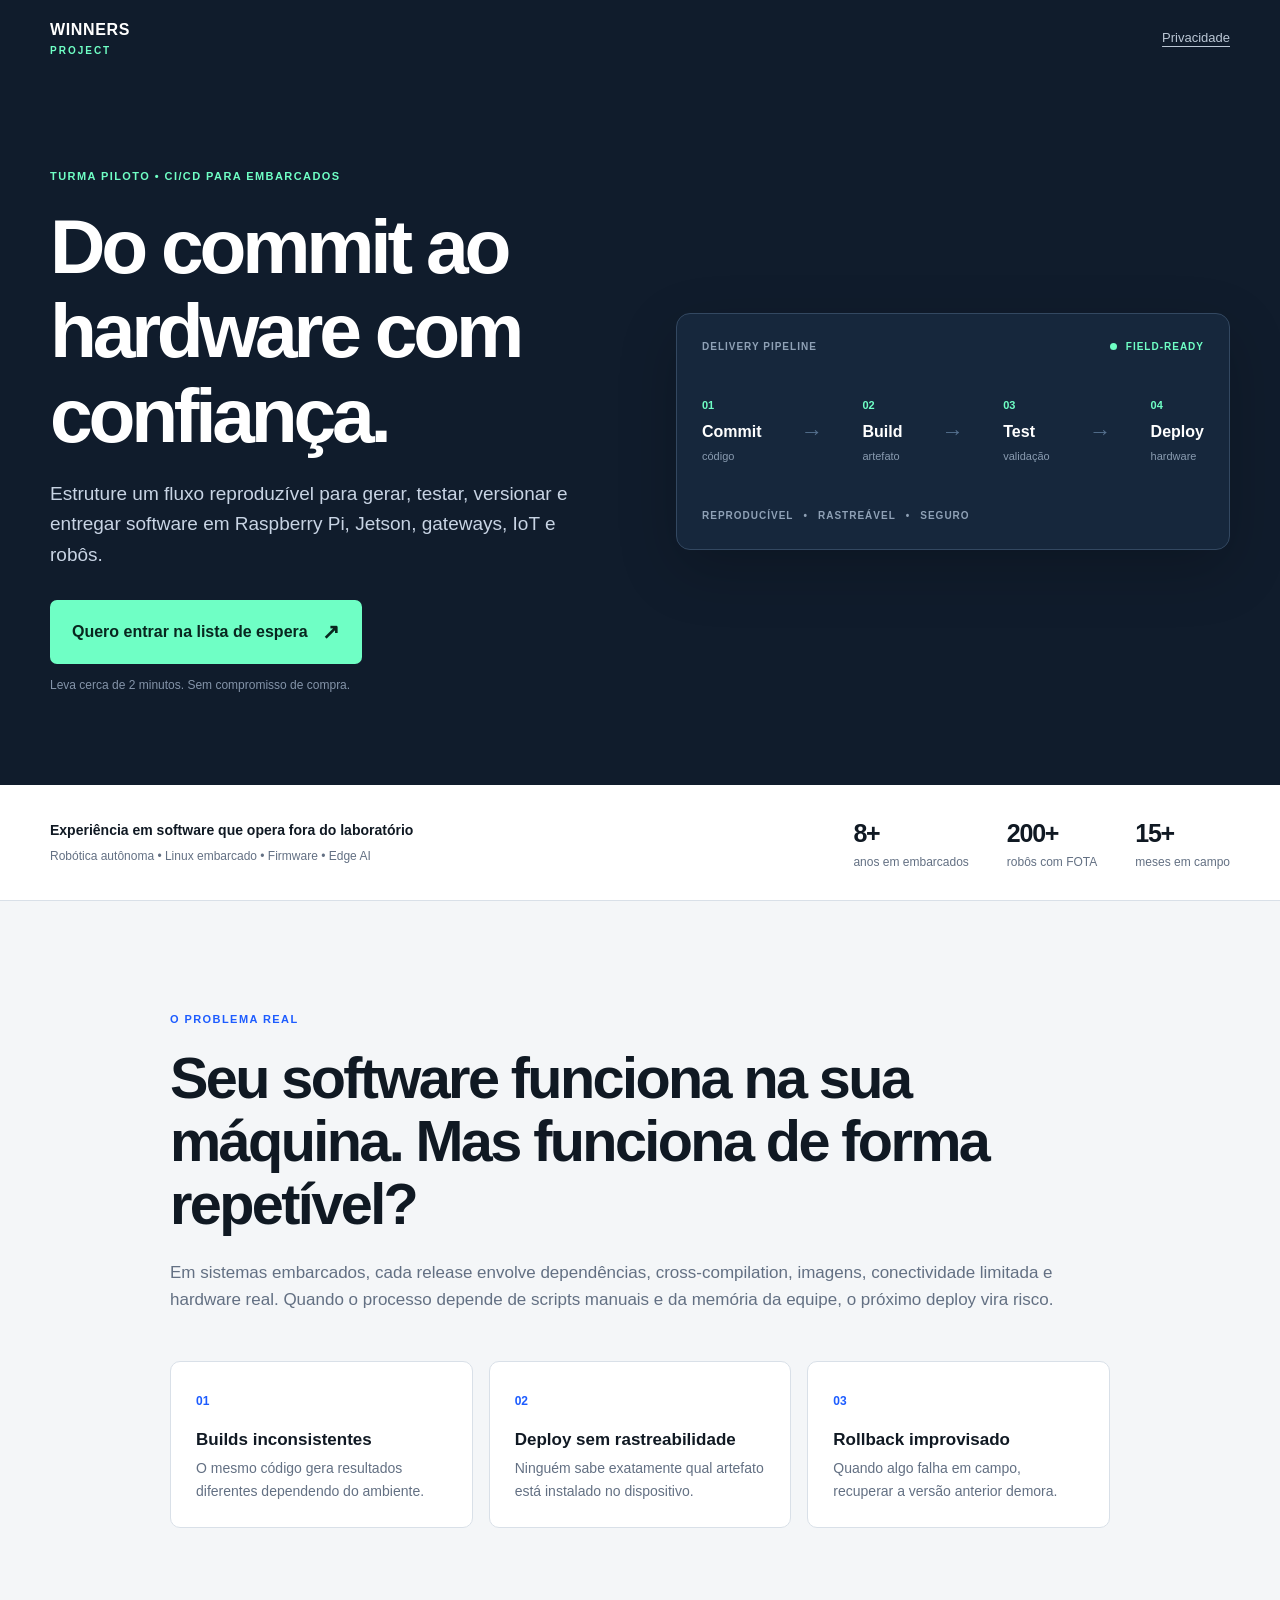
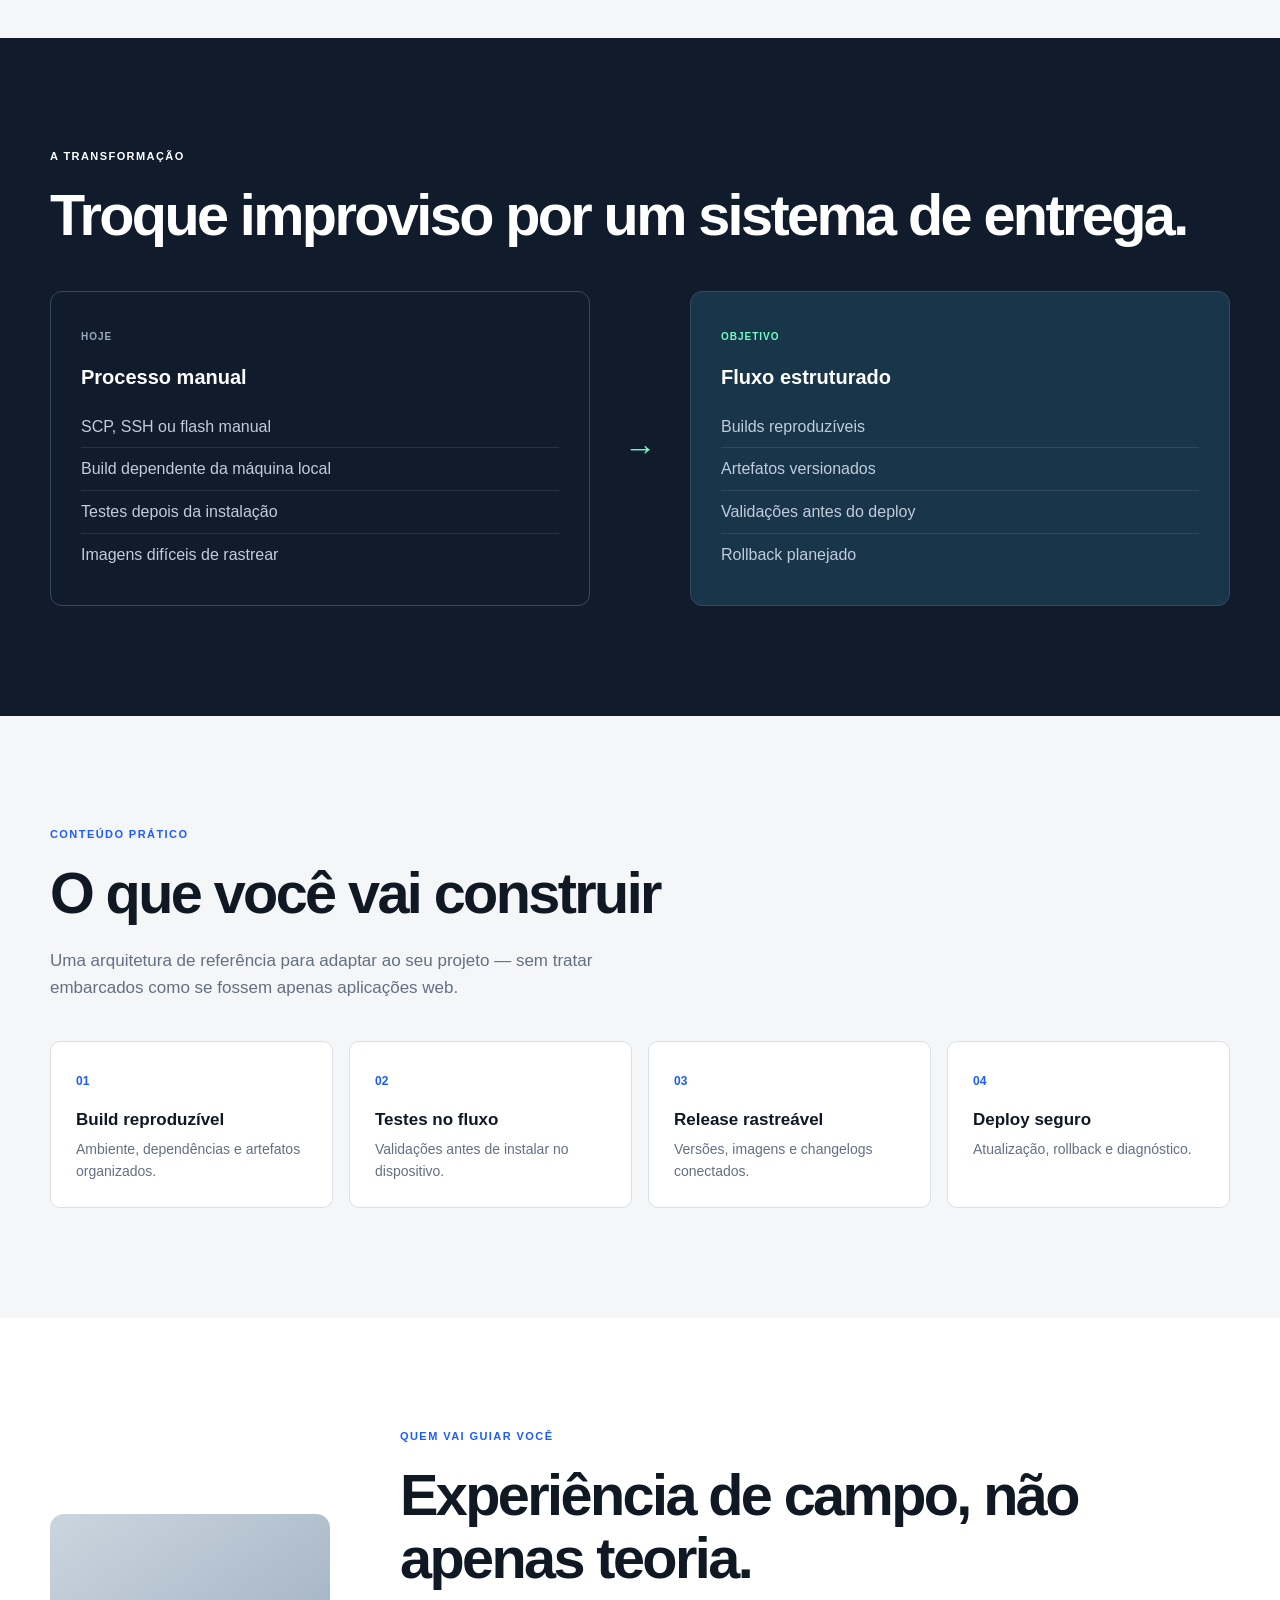
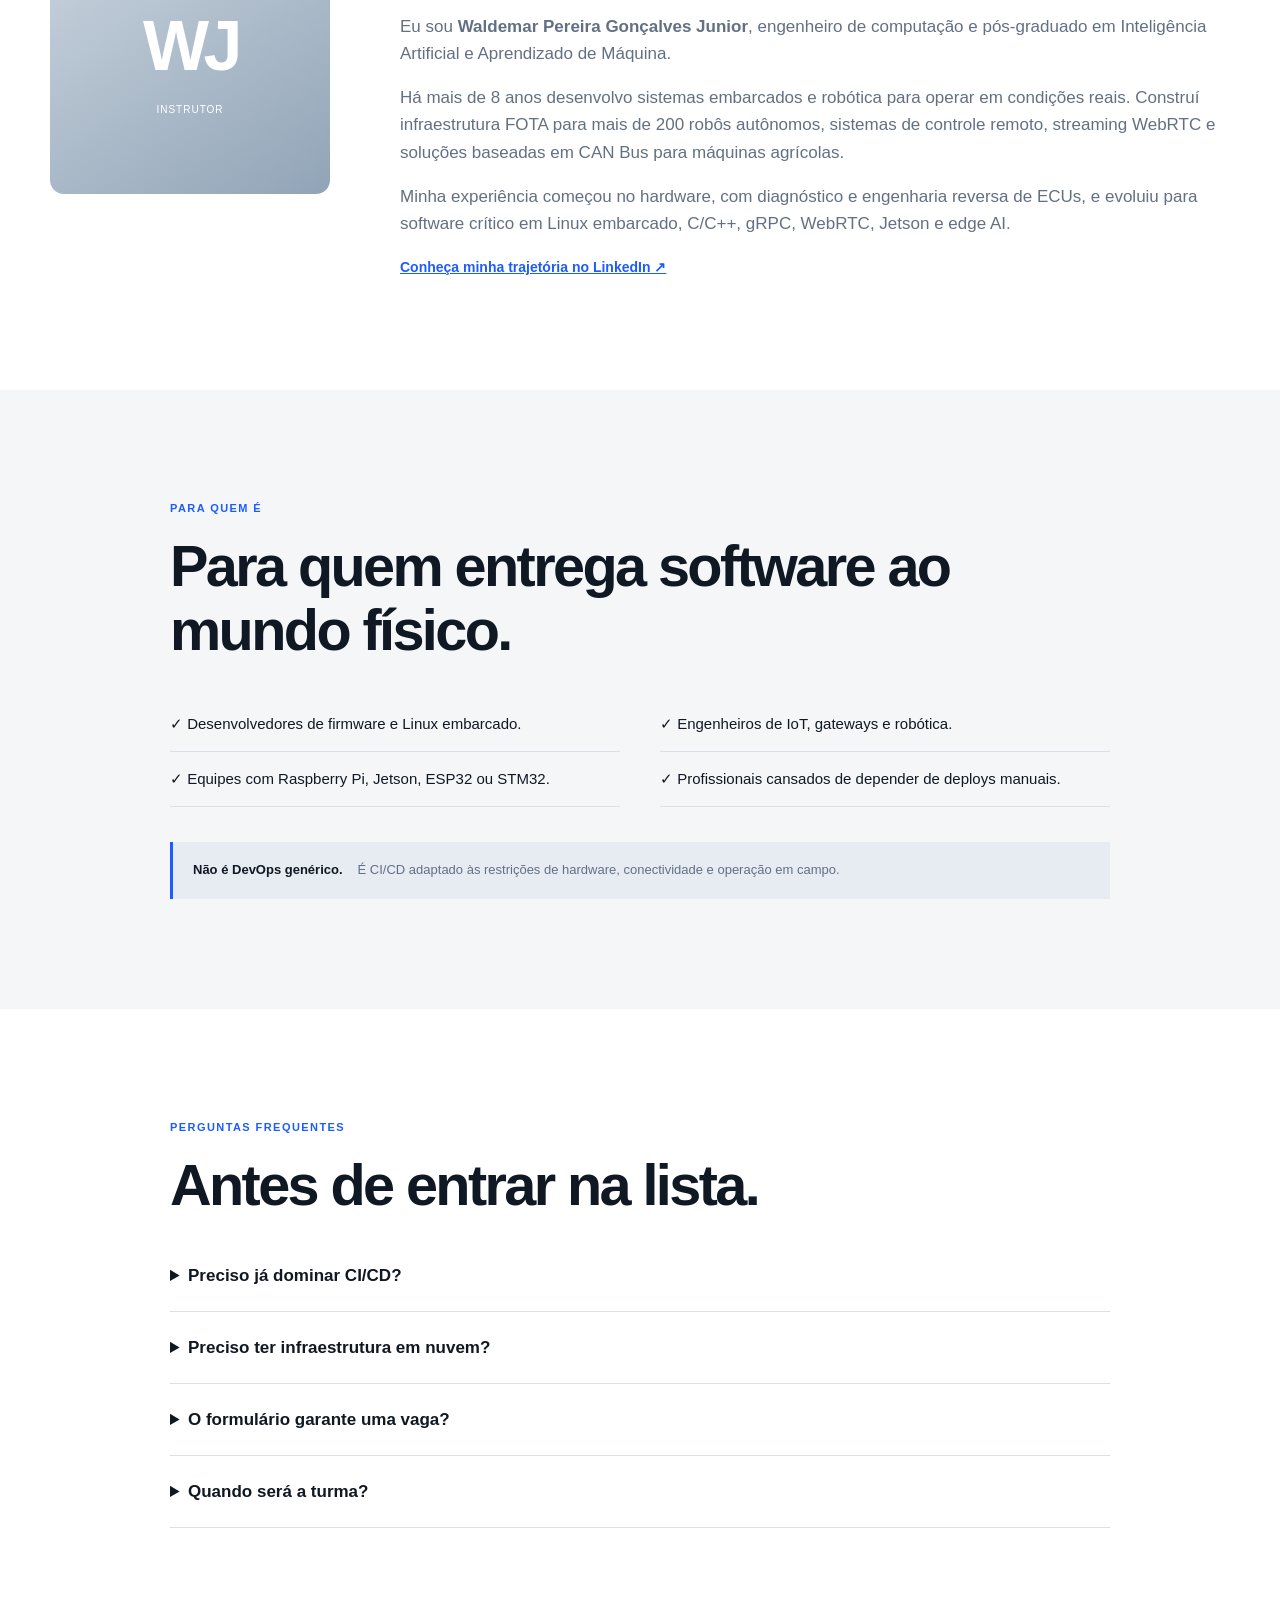
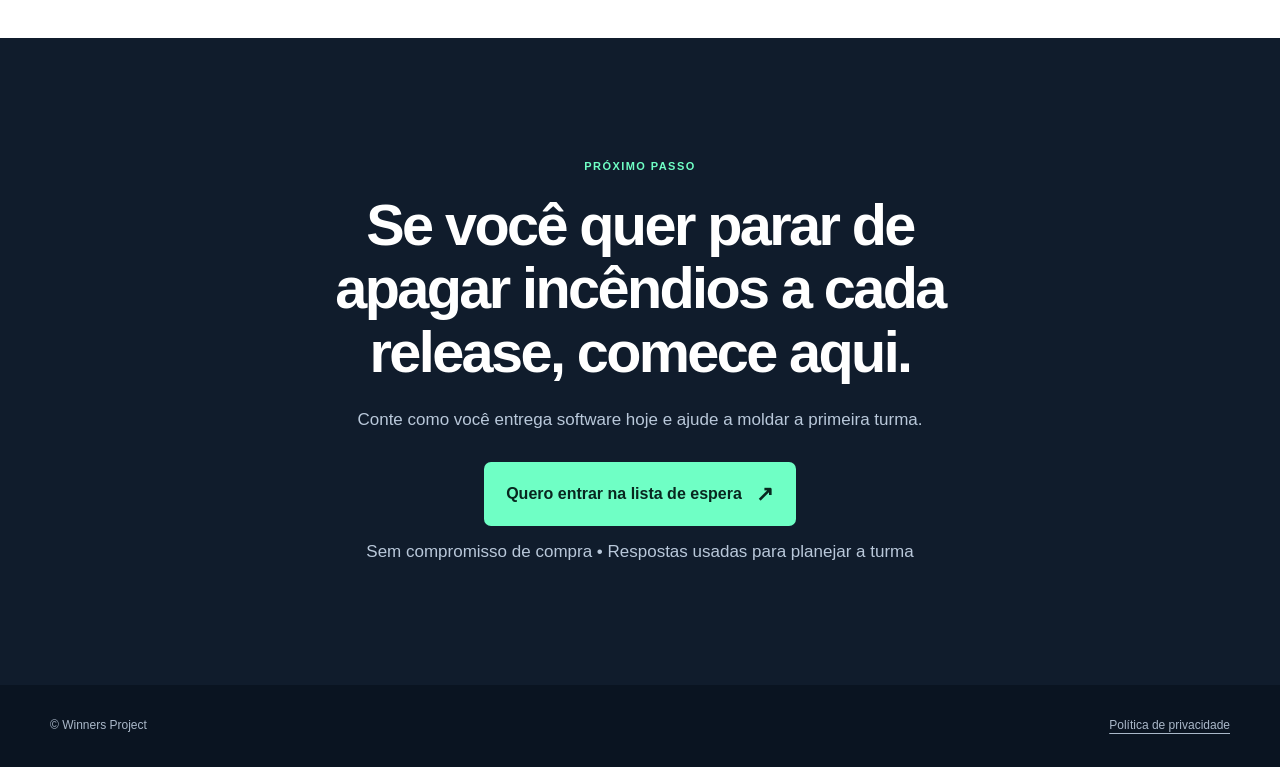
<file: index.html>
<!doctype html>
<html lang="pt-BR">
<head>
  <meta charset="utf-8">
  <meta name="viewport" content="width=device-width, initial-scale=1">

  <title>CI/CD para Sistemas Embarcados | Winners Project</title>

  <meta
    name="description"
    content="Aprenda a estruturar builds, testes, releases e deploys confiáveis para sistemas embarcados com Waldemar Junior."
  >

  <link rel="canonical" href="https://winnersproject.com.br/">

  <meta property="og:type" content="website">
  <meta property="og:title" content="Do commit ao hardware com confiança">
  <meta
    property="og:description"
    content="Imersão prática de CI/CD para firmware, Linux embarcado, IoT e robótica."
  >
  <meta property="og:url" content="https://winnersproject.com.br/">
  <meta property="og:site_name" content="Winners Project">

  <link rel="stylesheet" href="redesign.css">
  <script defer src="script.js"></script>
</head>

<body>
  <header class="topbar">
    <div class="wrap nav">
      <a class="logo" href="#top" aria-label="Winners Project - início">
        WINNERS
        <span>PROJECT</span>
      </a>

      <a href="privacidade.html">Privacidade</a>
    </div>
  </header>

  <main id="top">
    <section class="hero">
      <div class="wrap hero-layout">
        <div class="hero-copy">
          <p class="kicker">TURMA PILOTO • CI/CD PARA EMBARCADOS</p>

          <h1>Do commit ao hardware com confiança.</h1>

          <p class="lead">
            Estruture um fluxo reproduzível para gerar, testar, versionar e
            entregar software em Raspberry Pi, Jetson, gateways, IoT e robôs.
          </p>

          <a
            class="btn btn-main"
            data-track="hero"
            href="https://docs.google.com/forms/d/e/1FAIpQLSclfHLg66dIWeq-mVd-gNxnpv84HXOUw_7OFOs6uFMgn4XzGw/viewform?usp=dialog"
            target="_blank"
            rel="noopener"
          >
            Quero entrar na lista de espera
            <span>↗</span>
          </a>

          <p class="note">
            Leva cerca de 2 minutos. Sem compromisso de compra.
          </p>
        </div>

        <div
          class="pipeline"
          aria-label="Fluxo de entrega: código, build, testes e hardware"
        >
          <div class="pipeline-top">
            <span>DELIVERY PIPELINE</span>
            <span class="live">
              <i></i>
              FIELD-READY
            </span>
          </div>

          <div class="pipeline-flow">
            <div class="node">
              <b>01</b>
              <strong>Commit</strong>
              <small>código</small>
            </div>

            <em aria-hidden="true">→</em>

            <div class="node">
              <b>02</b>
              <strong>Build</strong>
              <small>artefato</small>
            </div>

            <em aria-hidden="true">→</em>

            <div class="node">
              <b>03</b>
              <strong>Test</strong>
              <small>validação</small>
            </div>

            <em aria-hidden="true">→</em>

            <div class="node">
              <b>04</b>
              <strong>Deploy</strong>
              <small>hardware</small>
            </div>
          </div>

          <div class="pipeline-bottom">
            REPRODUCÍVEL
            <span>•</span>
            RASTREÁVEL
            <span>•</span>
            SEGURO
          </div>
        </div>
      </div>
    </section>

    <section class="trust" aria-label="Experiência do instrutor">
      <div class="wrap trust-grid">
        <div>
          <strong>
            Experiência em software que opera fora do laboratório
          </strong>

          <span>
            Robótica autônoma • Linux embarcado • Firmware • Edge AI
          </span>
        </div>

        <div class="trust-stats">
          <div>
            <b>8+</b>
            <span>anos em embarcados</span>
          </div>

          <div>
            <b>200+</b>
            <span>robôs com FOTA</span>
          </div>

          <div>
            <b>15+</b>
            <span>meses em campo</span>
          </div>
        </div>
      </div>
    </section>

    <section class="section problem">
      <div class="wrap narrow">
        <p class="kicker">O PROBLEMA REAL</p>

        <h2>
          Seu software funciona na sua máquina. Mas funciona de forma
          repetível?
        </h2>

        <p>
          Em sistemas embarcados, cada release envolve dependências,
          cross-compilation, imagens, conectividade limitada e hardware real.
          Quando o processo depende de scripts manuais e da memória da equipe,
          o próximo deploy vira risco.
        </p>

        <div class="pain-grid">
          <article>
            <span>01</span>
            <h3>Builds inconsistentes</h3>
            <p>
              O mesmo código gera resultados diferentes dependendo do ambiente.
            </p>
          </article>

          <article>
            <span>02</span>
            <h3>Deploy sem rastreabilidade</h3>
            <p>
              Ninguém sabe exatamente qual artefato está instalado no
              dispositivo.
            </p>
          </article>

          <article>
            <span>03</span>
            <h3>Rollback improvisado</h3>
            <p>
              Quando algo falha em campo, recuperar a versão anterior demora.
            </p>
          </article>
        </div>
      </div>
    </section>

    <section class="section transformation">
      <div class="wrap">
        <p class="kicker">A TRANSFORMAÇÃO</p>

        <h2>Troque improviso por um sistema de entrega.</h2>

        <div class="before-after">
          <div>
            <span class="tag old">HOJE</span>

            <h3>Processo manual</h3>

            <ul>
              <li>SCP, SSH ou flash manual</li>
              <li>Build dependente da máquina local</li>
              <li>Testes depois da instalação</li>
              <li>Imagens difíceis de rastrear</li>
            </ul>
          </div>

          <div class="arrow" aria-hidden="true">→</div>

          <div class="after">
            <span class="tag new">OBJETIVO</span>

            <h3>Fluxo estruturado</h3>

            <ul>
              <li>Builds reproduzíveis</li>
              <li>Artefatos versionados</li>
              <li>Validações antes do deploy</li>
              <li>Rollback planejado</li>
            </ul>
          </div>
        </div>
      </div>
    </section>

    <section class="section deliverables">
      <div class="wrap">
        <p class="kicker">CONTEÚDO PRÁTICO</p>

        <h2>O que você vai construir</h2>

        <p class="section-intro">
          Uma arquitetura de referência para adaptar ao seu projeto — sem
          tratar embarcados como se fossem apenas aplicações web.
        </p>

        <div class="deliver-grid">
          <article>
            <b>01</b>
            <h3>Build reproduzível</h3>
            <p>
              Ambiente, dependências e artefatos organizados.
            </p>
          </article>

          <article>
            <b>02</b>
            <h3>Testes no fluxo</h3>
            <p>
              Validações antes de instalar no dispositivo.
            </p>
          </article>

          <article>
            <b>03</b>
            <h3>Release rastreável</h3>
            <p>
              Versões, imagens e changelogs conectados.
            </p>
          </article>

          <article>
            <b>04</b>
            <h3>Deploy seguro</h3>
            <p>
              Atualização, rollback e diagnóstico.
            </p>
          </article>
        </div>
      </div>
    </section>

    <section class="section instructor">
      <div class="wrap instructor-grid">
        <div
          class="portrait"
          role="img"
          aria-label="Waldemar Junior, instrutor da imersão"
        >
          <span>WJ</span>
          <small>instrutor</small>
        </div>

        <div>
          <p class="kicker">QUEM VAI GUIAR VOCÊ</p>

          <h2>Experiência de campo, não apenas teoria.</h2>

          <p>
            Eu sou
            <strong>Waldemar Pereira Gonçalves Junior</strong>,
            engenheiro de computação e pós-graduado em Inteligência Artificial
            e Aprendizado de Máquina.
          </p>

          <p>
            Há mais de 8 anos desenvolvo sistemas embarcados e robótica para
            operar em condições reais. Construí infraestrutura FOTA para mais
            de 200 robôs autônomos, sistemas de controle remoto, streaming
            WebRTC e soluções baseadas em CAN Bus para máquinas agrícolas.
          </p>

          <p>
            Minha experiência começou no hardware, com diagnóstico e engenharia
            reversa de ECUs, e evoluiu para software crítico em Linux
            embarcado, C/C++, gRPC, WebRTC, Jetson e edge AI.
          </p>

          <a
            class="text-link"
            href="https://www.linkedin.com/in/eng-comp-waldemar-junior/"
            target="_blank"
            rel="noopener"
          >
            Conheça minha trajetória no LinkedIn ↗
          </a>
        </div>
      </div>
    </section>

    <section class="section audience">
      <div class="wrap narrow">
        <p class="kicker">PARA QUEM É</p>

        <h2>Para quem entrega software ao mundo físico.</h2>

        <div class="audience-list">
          <p>✓ Desenvolvedores de firmware e Linux embarcado.</p>
          <p>✓ Engenheiros de IoT, gateways e robótica.</p>
          <p>✓ Equipes com Raspberry Pi, Jetson, ESP32 ou STM32.</p>
          <p>✓ Profissionais cansados de depender de deploys manuais.</p>
        </div>

        <div class="not-for">
          <strong>Não é DevOps genérico.</strong>

          <span>
            É CI/CD adaptado às restrições de hardware, conectividade e
            operação em campo.
          </span>
        </div>
      </div>
    </section>

    <section class="section faq">
      <div class="wrap narrow">
        <p class="kicker">PERGUNTAS FREQUENTES</p>

        <h2>Antes de entrar na lista.</h2>

        <details>
          <summary>Preciso já dominar CI/CD?</summary>
          <p>
            Não. O conteúdo parte de processos manuais e mostra uma evolução
            prática até um fluxo mais estruturado.
          </p>
        </details>

        <details>
          <summary>Preciso ter infraestrutura em nuvem?</summary>
          <p>
            Não necessariamente. As decisões serão apresentadas considerando
            diferentes níveis de infraestrutura e as restrições do hardware.
          </p>
        </details>

        <details>
          <summary>O formulário garante uma vaga?</summary>
          <p>
            Não. Ele registra seu interesse e ajuda a definir formato,
            conteúdo e condições da turma piloto.
          </p>
        </details>

        <details>
          <summary>Quando será a turma?</summary>
          <p>
            A data será definida após entendermos o interesse e a
            disponibilidade dos participantes.
          </p>
        </details>
      </div>
    </section>

    <section class="final">
      <div class="wrap final-inner">
        <p class="kicker">PRÓXIMO PASSO</p>

        <h2>
          Se você quer parar de apagar incêndios a cada release, comece aqui.
        </h2>

        <p>
          Conte como você entrega software hoje e ajude a moldar a primeira
          turma.
        </p>

        <a
          class="btn btn-main"
          data-track="final"
          href="https://docs.google.com/forms/d/e/1FAIpQLSclfHLg66dIWeq-mVd-gNxnpv84HXOUw_7OFOs6uFMgn4XzGw/viewform?usp=dialog"
          target="_blank"
          rel="noopener"
        >
          Quero entrar na lista de espera
          <span>↗</span>
        </a>

        <p class="note">
          Sem compromisso de compra • Respostas usadas para planejar a turma
        </p>
      </div>
    </section>
  </main>

  <footer>
    <div class="wrap footer-row">
      <span>© Winners Project</span>
      <a href="privacidade.html">Política de privacidade</a>
    </div>
  </footer>
</body>
</html>
</file>
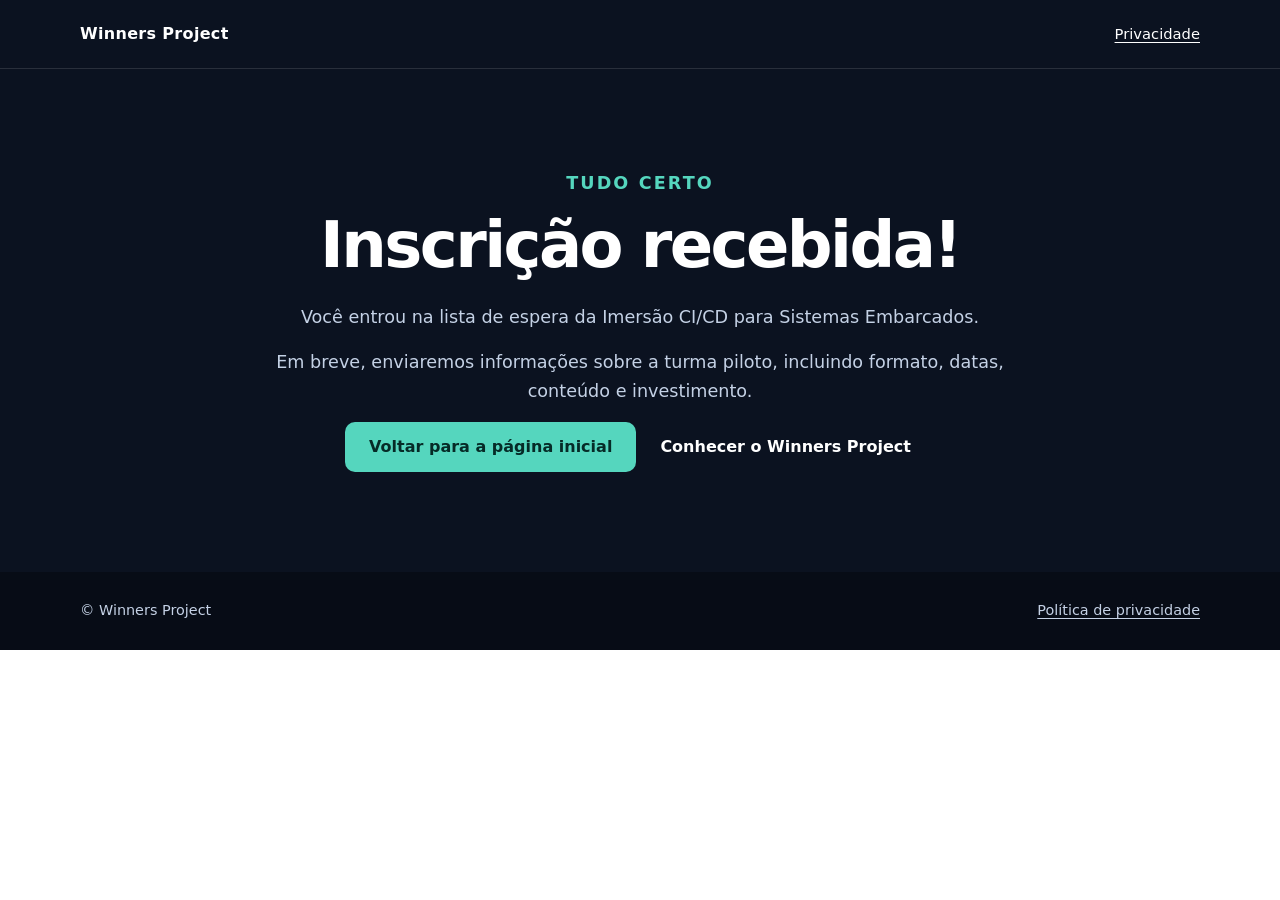
<file: obrigado.html>
<!doctype html>
<html lang="pt-BR">
<head>
  <meta charset="utf-8">
  <meta name="viewport" content="width=device-width, initial-scale=1">
  <title>Inscrição recebida | Winners Project</title>
  <meta name="description" content="Sua inscrição na lista de espera da Imersão CI/CD para Sistemas Embarcados foi recebida.">
  <link rel="stylesheet" href="style.css">
</head>
<body>
  <header class="site-header"><div class="container nav-wrap"><a class="brand" href="index.html">Winners Project</a><a class="nav-link" href="privacidade.html">Privacidade</a></div></header>
  <main class="final-cta confirmation" aria-labelledby="confirmation-title">
    <div class="container narrow">
      <p class="eyebrow">Tudo certo</p>
      <h1 id="confirmation-title">Inscrição recebida!</h1>
      <p>Você entrou na lista de espera da Imersão CI/CD para Sistemas Embarcados.</p>
      <p>Em breve, enviaremos informações sobre a turma piloto, incluindo formato, datas, conteúdo e investimento.</p>
      <div class="confirmation-actions"><a class="button button-primary" href="index.html">Voltar para a página inicial</a><a class="button button-secondary" href="https://winnersproject.com.br/" rel="noopener">Conhecer o Winners Project</a></div>
    </div>
  </main>
  <footer class="site-footer"><div class="container footer-wrap"><span>© Winners Project</span><a href="privacidade.html">Política de privacidade</a></div></footer>
</body>
</html>
</file>
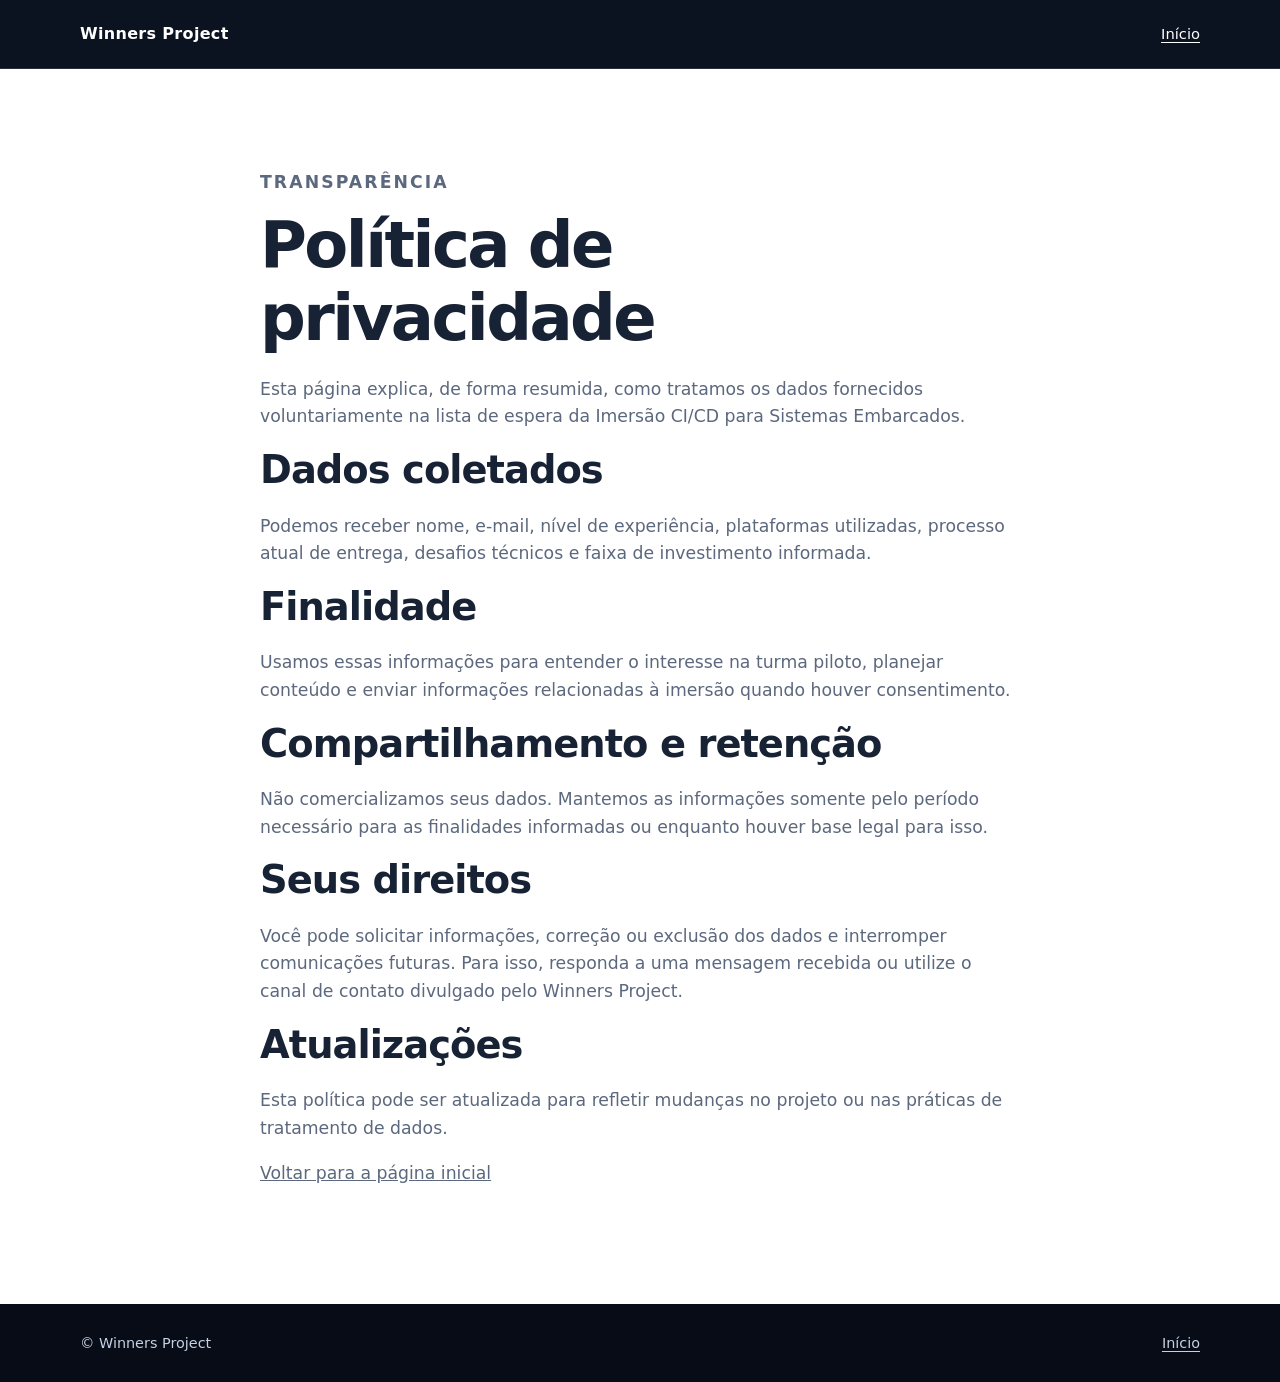
<file: privacidade.html>
<!doctype html>
<html lang="pt-BR">
<head>
  <meta charset="utf-8">
  <meta name="viewport" content="width=device-width, initial-scale=1">
  <title>Política de privacidade | Winners Project</title>
  <meta name="description" content="Informações sobre o uso dos dados enviados à lista de espera do Winners Project.">
  <link rel="stylesheet" href="style.css">
</head>
<body>
  <header class="site-header"><div class="container nav-wrap"><a class="brand" href="index.html">Winners Project</a><a class="nav-link" href="index.html">Início</a></div></header>
  <main class="section" aria-labelledby="privacy-title">
    <div class="container narrow">
      <p class="eyebrow">Transparência</p>
      <h1 id="privacy-title">Política de privacidade</h1>
      <p>Esta página explica, de forma resumida, como tratamos os dados fornecidos voluntariamente na lista de espera da Imersão CI/CD para Sistemas Embarcados.</p>
      <h2>Dados coletados</h2>
      <p>Podemos receber nome, e-mail, nível de experiência, plataformas utilizadas, processo atual de entrega, desafios técnicos e faixa de investimento informada.</p>
      <h2>Finalidade</h2>
      <p>Usamos essas informações para entender o interesse na turma piloto, planejar conteúdo e enviar informações relacionadas à imersão quando houver consentimento.</p>
      <h2>Compartilhamento e retenção</h2>
      <p>Não comercializamos seus dados. Mantemos as informações somente pelo período necessário para as finalidades informadas ou enquanto houver base legal para isso.</p>
      <h2>Seus direitos</h2>
      <p>Você pode solicitar informações, correção ou exclusão dos dados e interromper comunicações futuras. Para isso, responda a uma mensagem recebida ou utilize o canal de contato divulgado pelo Winners Project.</p>
      <h2>Atualizações</h2>
      <p>Esta política pode ser atualizada para refletir mudanças no projeto ou nas práticas de tratamento de dados.</p>
      <p><a href="index.html">Voltar para a página inicial</a></p>
    </div>
  </main>
  <footer class="site-footer"><div class="container footer-wrap"><span>© Winners Project</span><a href="index.html">Início</a></div></footer>
</body>
</html>
</file>
<file: redesign.css>
/* CSS completo do redesign visual */
:root{--ink:#101923;--navy:#101c2c;--blue:#1d5cff;--cyan:#6fffc5;--paper:#f4f6f8;--line:#d9e0e8;--muted:#637083;--white:#fff;--max:1180px}
*{box-sizing:border-box}
html{scroll-behavior:smooth}
body{margin:0;background:var(--paper);color:var(--ink);font-family:Arial,sans-serif;line-height:1.6}
a{color:inherit}
.wrap{width:min(calc(100% - 48px),var(--max));margin:auto}
.topbar{background:var(--navy);color:#fff}
.nav{height:76px;display:flex;align-items:center;justify-content:space-between}
.nav>a:last-child{font-size:13px;color:#bbc7d5;text-decoration:underline;text-underline-offset:4px}
.logo{font-weight:800;text-decoration:none;letter-spacing:.04em}.logo span{display:block;color:var(--cyan);font-size:10px;letter-spacing:.2em}
.hero{background:var(--navy);color:#fff;padding:92px 0 90px}.hero-layout{display:grid;grid-template-columns:1fr 1fr;align-items:center;gap:72px}
.kicker{color:var(--blue);font-size:11px;font-weight:700;letter-spacing:.13em;margin:0 0 18px}.hero .kicker,.final .kicker{color:var(--cyan)}
h1,h2,h3{line-height:1.1;margin:0 0 22px}h1{font-size:clamp(46px,6vw,82px);letter-spacing:-.055em;max-width:720px}h2{font-size:clamp(34px,4.5vw,58px);letter-spacing:-.045em}h3{font-size:20px}
.lead{font-size:19px;color:#c8d4e4;max-width:610px;margin:0 0 30px}.btn{display:inline-flex;align-items:center;gap:14px;min-height:56px;padding:15px 22px;border-radius:7px;font-weight:800;text-decoration:none;transition:.2s ease}.btn:hover,.btn:focus-visible{transform:translateY(-2px);box-shadow:0 12px 28px #050b1438}.btn:focus-visible,a:focus-visible,summary:focus-visible{outline:3px solid var(--cyan);outline-offset:4px}.btn-main{background:var(--cyan);color:#08271f}.btn span{font-size:21px}.note{font-size:12px;color:#8494a9;margin:12px 0 0}
.pipeline{background:#16273c;border:1px solid #334861;border-radius:14px;padding:25px;box-shadow:0 20px 60px #00000033}.pipeline-top,.pipeline-bottom{display:flex;justify-content:space-between;color:#8fa1b6;font-size:10px;font-weight:700;letter-spacing:.1em}.live{color:var(--cyan)}.live i{display:inline-block;width:7px;height:7px;border-radius:50%;background:var(--cyan);margin-right:5px}.pipeline-flow{display:flex;align-items:center;justify-content:space-between;gap:8px;margin:42px 0}.node{display:flex;flex-direction:column;gap:4px}.node b{color:var(--cyan);font-size:11px}.node strong{font-size:16px}.node small{color:#899bb0;font-size:11px}.pipeline-flow em{color:#55708e;font-style:normal;font-size:22px}.pipeline-bottom{justify-content:flex-start;gap:10px}
.trust{background:#fff;border-bottom:1px solid var(--line)}.trust-grid{display:flex;justify-content:space-between;align-items:center;gap:30px;padding:28px 0}.trust-grid>div:first-child{display:flex;flex-direction:column;gap:5px}.trust-grid strong{font-size:14px}.trust-grid span{color:var(--muted);font-size:12px}.trust-stats{display:flex;gap:38px}.trust-stats div{display:flex;flex-direction:column}.trust-stats b{font-size:25px;letter-spacing:-.05em}
.section{padding:110px 0}.narrow{max-width:940px}.section>.wrap>p:not(.kicker),.instructor p:not(.kicker){color:var(--muted);font-size:17px}.pain-grid{display:grid;grid-template-columns:repeat(3,1fr);gap:16px;margin-top:48px}.pain-grid article,.deliver-grid article{background:#fff;border:1px solid var(--line);border-radius:10px;padding:25px}.pain-grid span,.deliver-grid b{color:var(--blue);font-size:12px;font-weight:700}.pain-grid h3,.deliver-grid h3{margin:18px 0 8px;font-size:17px}.pain-grid p,.deliver-grid p{margin:0;color:var(--muted);font-size:14px}
.transformation{background:var(--navy);color:#fff}.transformation .kicker,.transformation h2{color:#fff}.before-after{display:grid;grid-template-columns:1fr 60px 1fr;align-items:center;gap:20px;margin-top:44px}.before-after>div:not(.arrow){padding:30px;border:1px solid #354960;border-radius:12px}.before-after .after{background:#19354a;border-color:var(--cyan)}.tag{font-size:10px;font-weight:700;letter-spacing:.1em}.old{color:#9baabc}.new{color:var(--cyan)}.before-after h3{margin:18px 0}.before-after ul{list-style:none;padding:0;margin:0;color:#c0ccda}.before-after li{padding:8px 0;border-bottom:1px solid #ffffff18}.before-after li:last-child{border:0}.arrow{font-size:32px;color:var(--cyan);text-align:center}
.section-intro{max-width:640px}.deliver-grid{display:grid;grid-template-columns:repeat(4,1fr);gap:16px;margin-top:40px}.instructor{background:#fff}.instructor-grid{display:grid;grid-template-columns:280px 1fr;gap:70px;align-items:center}.portrait{aspect-ratio:1;background:linear-gradient(145deg,#cbd5df,#91a4b7);border-radius:14px;display:flex;flex-direction:column;align-items:center;justify-content:center;color:#fff}.portrait span{font-size:70px;font-weight:800;letter-spacing:-.08em}.portrait small{font-size:10px;text-transform:uppercase;letter-spacing:.1em}.text-link{color:var(--blue);font-weight:800;font-size:14px}
.audience-list{display:grid;grid-template-columns:1fr 1fr;gap:0 40px;margin:35px 0}.audience-list p{padding:15px 0;border-bottom:1px solid var(--line);margin:0;color:var(--ink)!important;font-size:15px!important}.not-for{display:flex;gap:15px;align-items:center;background:#e7ecf2;padding:18px 20px;border-left:3px solid var(--blue);font-size:13px}.not-for span{color:var(--muted)}.faq{background:#fff}.faq details{border-bottom:1px solid var(--line);padding:22px 0}.faq summary{cursor:pointer;font-weight:800;font-size:17px}.faq details p{color:var(--muted);max-width:700px}
.final{background:var(--navy);color:#fff;text-align:center;padding:120px 0}.final-inner{max-width:760px}.final h2{max-width:720px;margin-left:auto;margin-right:auto}.final-inner>p:not(.kicker){color:#b9c8da;font-size:17px}.final .btn{margin-top:12px}footer{background:#0a1421;color:#aab8c9}.footer-row{min-height:82px;display:flex;justify-content:space-between;align-items:center;font-size:12px}.footer-row a{text-decoration:underline;text-underline-offset:4px}
@media(max-width:900px){.hero-layout,.instructor-grid{grid-template-columns:1fr}.hero-layout{gap:48px}.deliver-grid{grid-template-columns:repeat(2,1fr)}.trust-grid{align-items:flex-start;flex-direction:column}.pain-grid{grid-template-columns:1fr}.instructor-grid{gap:35px}.portrait{max-width:260px}}
@media(max-width:600px){.wrap{width:min(calc(100% - 32px),var(--max))}.nav{height:64px}.hero{padding:64px 0}.hero h1{font-size:clamp(43px,13vw,64px)}.lead{font-size:17px}.btn{width:100%;justify-content:center}.pipeline{padding:18px}.pipeline-flow{margin:30px 0;gap:4px}.node strong{font-size:13px}.node small{font-size:9px}.pipeline-flow em{font-size:16px}.trust-stats{width:100%;justify-content:space-between;gap:10px}.trust-stats b{font-size:21px}.section{padding:75px 0}h2{font-size:clamp(32px,10vw,48px)}.before-after{grid-template-columns:1fr;gap:14px}.arrow{transform:rotate(90deg)}.deliver-grid,.audience-list{grid-template-columns:1fr}.not-for{display:block}.not-for span{display:block;margin-top:8px}.final{padding:80px 0}.footer-row{align-items:flex-start;flex-direction:column;justify-content:center;gap:8px;padding:20px 0}}
</file>
<file: style.css>
:root{--bg:#0b1220;--surface:#111b2e;--surface-2:#f5f7fb;--text:#182235;--muted:#5c687d;--white:#fff;--accent:#55d6be;--accent-dark:#0d6b61;--border:#dbe2ee;--max:1120px;--radius:16px}*{box-sizing:border-box}html{scroll-behavior:smooth}body{margin:0;font-family:Inter,ui-sans-serif,system-ui,-apple-system,BlinkMacSystemFont,"Segoe UI",sans-serif;color:var(--text);line-height:1.6;background:var(--white)}a{color:inherit}.container{width:min(calc(100% - 40px),var(--max));margin-inline:auto}.narrow{max-width:760px}.site-header{background:var(--bg);color:var(--white);border-bottom:1px solid rgba(255,255,255,.12)}.nav-wrap,.footer-wrap{display:flex;align-items:center;justify-content:space-between;gap:20px;min-height:68px}.brand{font-weight:800;text-decoration:none;letter-spacing:.02em}.nav-link{font-size:.92rem;text-decoration:underline;text-underline-offset:3px}.hero{background:linear-gradient(135deg,#0b1220,#132946);color:var(--white);padding:clamp(64px,10vw,120px) 0}.hero-grid{display:grid;grid-template-columns:minmax(0,1.35fr) minmax(260px,.65fr);gap:64px;align-items:center}.eyebrow{margin:0 0 12px;color:var(--accent-dark);font-size:.78rem;font-weight:800;letter-spacing:.12em;text-transform:uppercase}.hero .eyebrow{color:var(--accent)}h1,h2,h3{line-height:1.15;margin:0 0 20px}h1{max-width:760px;font-size:clamp(2.25rem,5vw,4.5rem);letter-spacing:-.04em}h2{font-size:clamp(1.8rem,3vw,2.8rem);letter-spacing:-.025em}h3{font-size:1.15rem}.hero-text{max-width:650px;font-size:clamp(1.1rem,2vw,1.35rem);color:#dce7f8;margin:0 0 28px}.microcopy{margin:12px 0 0;color:#b7c6dc;font-size:.88rem}.button{display:inline-flex;align-items:center;justify-content:center;min-height:48px;padding:12px 24px;border-radius:10px;font-weight:800;text-decoration:none;transition:transform .2s ease,box-shadow .2s ease,background .2s ease}.button:hover,.button:focus-visible{transform:translateY(-2px);box-shadow:0 8px 24px rgba(0,0,0,.2)}.button:focus-visible,a:focus-visible,summary:focus-visible{outline:3px solid var(--accent);outline-offset:4px}.button-primary{background:var(--accent);color:#062b27}.hero-card{padding:28px;border:1px solid rgba(255,255,255,.16);border-radius:var(--radius);background:rgba(255,255,255,.08);box-shadow:0 20px 60px rgba(0,0,0,.18)}.card-label{display:block;margin-bottom:16px;color:#b7c6dc;font-size:.85rem;font-weight:700}.hero-card ul,.check-list{padding:0;margin:0;list-style:none}.hero-card li,.check-list li{position:relative;padding-left:28px;margin:14px 0}.hero-card li::before,.check-list li::before{content:"✓";position:absolute;left:0;color:var(--accent);font-weight:900}.section{padding:clamp(64px,9vw,100px) 0}.section p{font-size:1.08rem;color:var(--muted)}.section-alt{background:var(--surface-2)}.cards{display:grid;grid-template-columns:repeat(4,1fr);gap:18px}.card{padding:24px;background:var(--white);border:1px solid var(--border);border-radius:var(--radius);box-shadow:0 8px 28px rgba(16,32,64,.06)}.card p{margin:0;font-size:.98rem}.check-list{font-size:1.08rem}.check-list li{margin:18px 0}.section-alt .eyebrow{color:var(--accent-dark)}details{background:var(--white);border:1px solid var(--border);border-radius:12px;margin:12px 0;padding:18px 20px}summary{cursor:pointer;font-weight:800}details p{margin:12px 0 0;font-size:1rem}.final-cta{padding:clamp(64px,9vw,100px) 0;background:var(--bg);color:var(--white);text-align:center}.final-cta p{color:#c4d1e5;font-size:1.1rem}.final-cta .eyebrow{color:var(--accent)}.site-footer{background:#070c16;color:#c4d1e5;font-size:.9rem}.footer-wrap{min-height:78px}.footer-wrap a{text-underline-offset:3px}@media (max-width:800px){.hero-grid{grid-template-columns:1fr;gap:36px}.cards{grid-template-columns:repeat(2,1fr)}}@media (max-width:520px){.container{width:min(calc(100% - 28px),var(--max))}.nav-wrap{min-height:60px}.hero{padding:60px 0}.button{width:100%}.cards{grid-template-columns:1fr}h1{font-size:clamp(2.15rem,12vw,3.25rem)}.footer-wrap{align-items:flex-start;flex-direction:column;padding:22px 0}}@media (prefers-reduced-motion:reduce){html{scroll-behavior:auto}*,*::before,*::after{transition-duration:.01ms!important;animation-duration:.01ms!important}}
</file>
